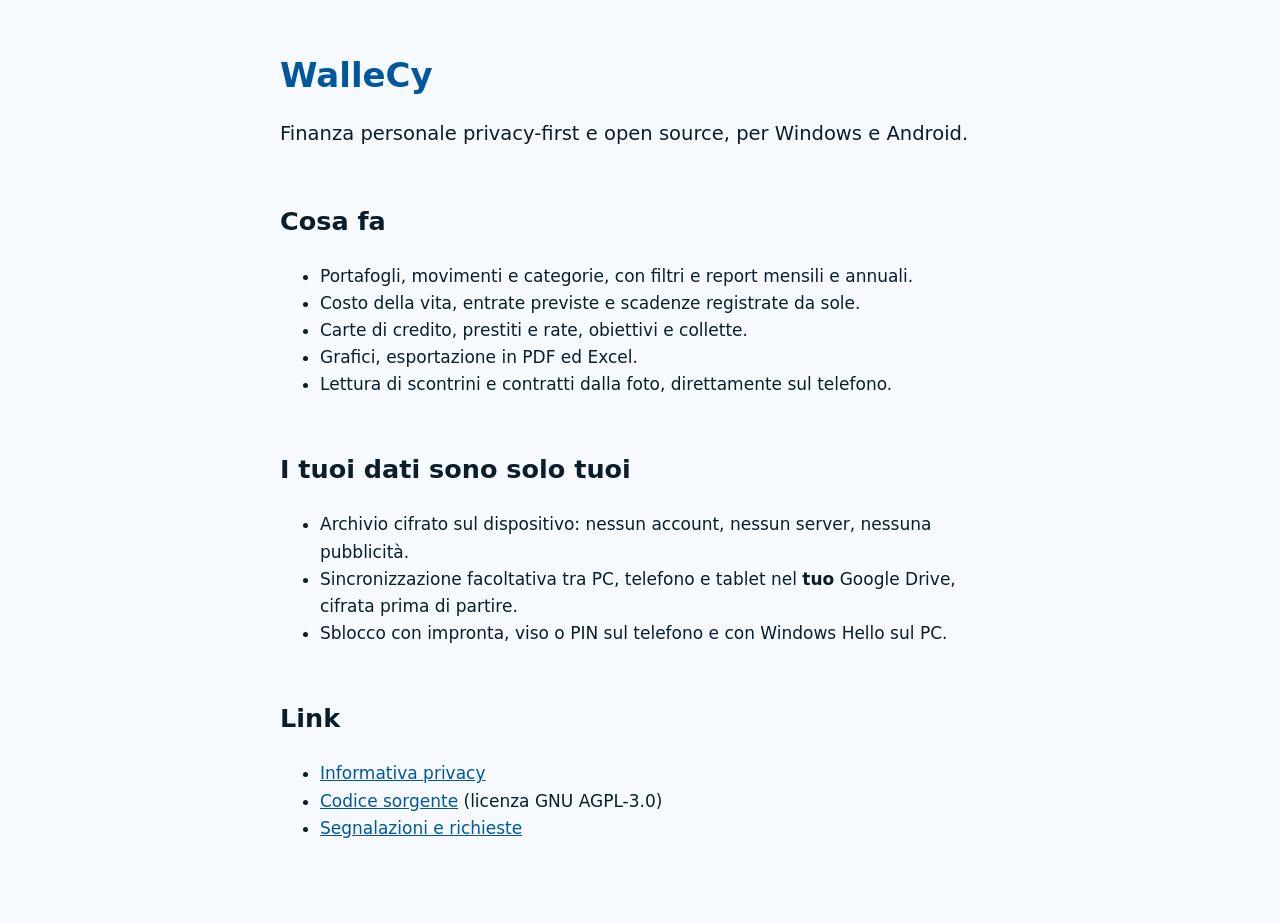
<file: sito/index.html>
<!doctype html>
<html lang="it">
<head>
  <meta charset="utf-8">
  <meta name="viewport" content="width=device-width, initial-scale=1">
  <title>WalleCy</title>
  <meta name="description" content="App open source di finanza personale, privacy-first: i tuoi dati cifrati, solo tuoi.">
  <link rel="stylesheet" href="stile.css">
</head>
<body>
  <main>
    <h1>WalleCy</h1>
    <p class="sottotitolo">Finanza personale privacy-first e open source, per Windows e Android.</p>

    <h2>Cosa fa</h2>
    <ul>
      <li>Portafogli, movimenti e categorie, con filtri e report mensili e annuali.</li>
      <li>Costo della vita, entrate previste e scadenze registrate da sole.</li>
      <li>Carte di credito, prestiti e rate, obiettivi e collette.</li>
      <li>Grafici, esportazione in PDF ed Excel.</li>
      <li>Lettura di scontrini e contratti dalla foto, direttamente sul telefono.</li>
    </ul>

    <h2>I tuoi dati sono solo tuoi</h2>
    <ul>
      <li>Archivio cifrato sul dispositivo: nessun account, nessun server, nessuna pubblicità.</li>
      <li>Sincronizzazione facoltativa tra PC, telefono e tablet nel <strong>tuo</strong> Google Drive, cifrata prima di partire.</li>
      <li>Sblocco con impronta, viso o PIN sul telefono e con Windows Hello sul PC.</li>
    </ul>

    <h2>Link</h2>
    <ul>
      <li><a href="privacy.html">Informativa privacy</a></li>
      <li><a href="https://github.com/akito996/WalleCy">Codice sorgente</a> (licenza GNU AGPL-3.0)</li>
      <li><a href="https://github.com/akito996/WalleCy/issues">Segnalazioni e richieste</a></li>
    </ul>
  </main>
</body>
</html>
</file>
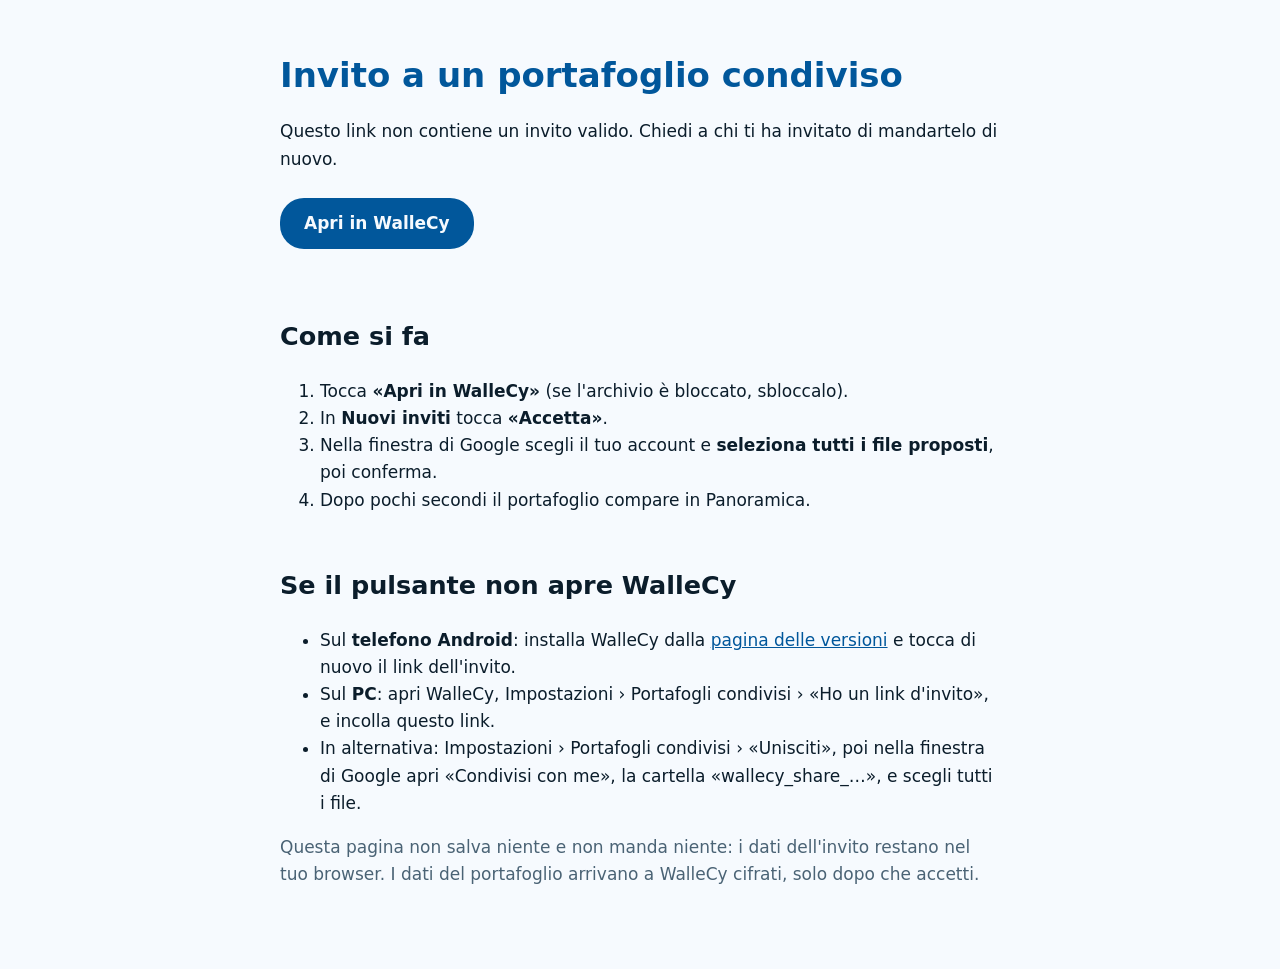
<file: sito/invito.html>
<!doctype html>
<html lang="it">
<head>
  <meta charset="utf-8">
  <meta name="viewport" content="width=device-width, initial-scale=1">
  <meta name="referrer" content="no-referrer">
  <title>Invito a WalleCy</title>
  <meta name="description" content="Invito a un portafoglio condiviso di WalleCy.">
  <link rel="stylesheet" href="stile.css">
  <style>
    .pulsante {
      display: inline-block;
      margin: 8px 0 16px;
      padding: 12px 24px;
      border-radius: 24px;
      background: var(--accento);
      color: var(--sfondo);
      font-weight: 600;
      text-decoration: none;
    }
    .scheda {
      padding: 16px;
      border-radius: 12px;
      border: 1px solid var(--tenue);
    }
  </style>
</head>
<body>
  <main>
    <h1>Invito a un portafoglio condiviso</h1>
    <div id="invito" class="scheda" hidden>
      <p><strong id="portafoglio"></strong></p>
      <p id="da"></p>
      <p id="scadenza"></p>
    </div>
    <p id="nessuno" hidden>
      Questo link non contiene un invito valido. Chiedi a chi ti ha invitato
      di mandartelo di nuovo.
    </p>

    <p><a id="apri" class="pulsante" href="#" hidden>Apri in WalleCy</a></p>

    <h2>Come si fa</h2>
    <ol>
      <li>Tocca <strong>«Apri in WalleCy»</strong> (se l'archivio è bloccato,
        sbloccalo).</li>
      <li>In <strong>Nuovi inviti</strong> tocca <strong>«Accetta»</strong>.</li>
      <li>Nella finestra di Google scegli il tuo account e
        <strong>seleziona tutti i file proposti</strong>, poi conferma.</li>
      <li>Dopo pochi secondi il portafoglio compare in Panoramica.</li>
    </ol>

    <h2>Se il pulsante non apre WalleCy</h2>
    <ul>
      <li>Sul <strong>telefono Android</strong>: installa WalleCy dalla
        <a href="https://github.com/akito996/WalleCy/releases">pagina delle versioni</a>
        e tocca di nuovo il link dell'invito.</li>
      <li>Sul <strong>PC</strong>: apri WalleCy, Impostazioni ›
        Portafogli condivisi › «Ho un link d'invito», e incolla questo link.</li>
      <li>In alternativa: Impostazioni › Portafogli condivisi › «Unisciti», poi
        nella finestra di Google apri «Condivisi con me», la cartella
        «wallecy_share_…», e scegli tutti i file.</li>
    </ul>

    <p class="nota">
      Questa pagina non salva niente e non manda niente: i dati dell'invito
      restano nel tuo browser. I dati del portafoglio arrivano a WalleCy
      cifrati, solo dopo che accetti.
    </p>
  </main>
  <script>
    // I dati sono dopo il "#": il browser non li manda mai al server.
    (function () {
      var p = new URLSearchParams(location.hash.slice(1));
      var valido = /^[A-Za-z0-9_-]{1,200}$/;
      if (!valido.test(p.get('c') || '') || !valido.test(p.get('r') || '')) {
        document.getElementById('nessuno').hidden = false;
        return;
      }
      document.getElementById('portafoglio').textContent =
        '«' + (p.get('p') || 'Portafoglio') + '»';
      if (p.get('da')) {
        document.getElementById('da').textContent = 'Ti invita ' + p.get('da') + '.';
      }
      var s = p.get('s') ? new Date(p.get('s')) : null;
      if (s && !isNaN(s)) {
        var ora = s.toLocaleTimeString('it-IT', { hour: '2-digit', minute: '2-digit' });
        document.getElementById('scadenza').textContent =
          s < new Date()
            ? 'Questo invito è scaduto: chiedi di essere invitato di nuovo.'
            : 'Hai tempo fino alle ' + ora + '.';
      }
      document.getElementById('invito').hidden = false;
      var apri = document.getElementById('apri');
      apri.href = 'wallecy://invito?' + location.hash.slice(1);
      apri.hidden = false;
    })();
  </script>
</body>
</html>
</file>
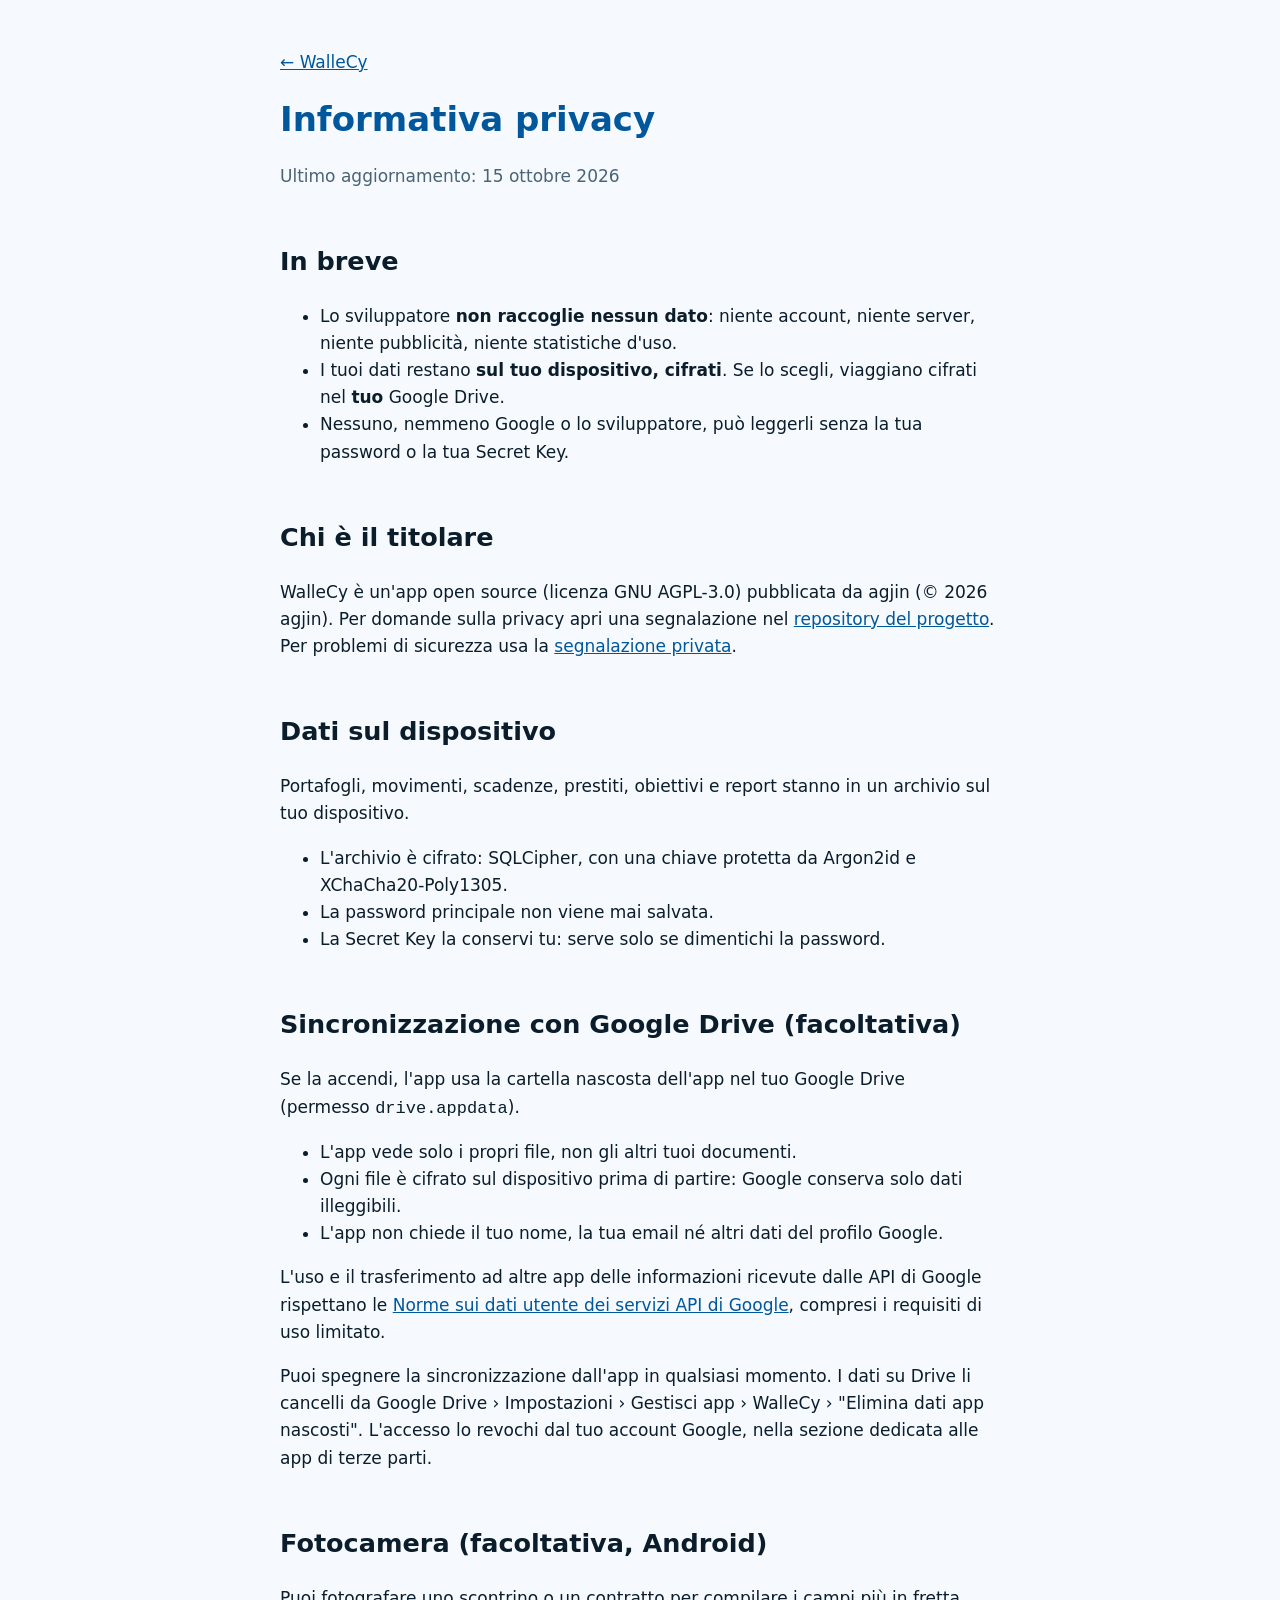
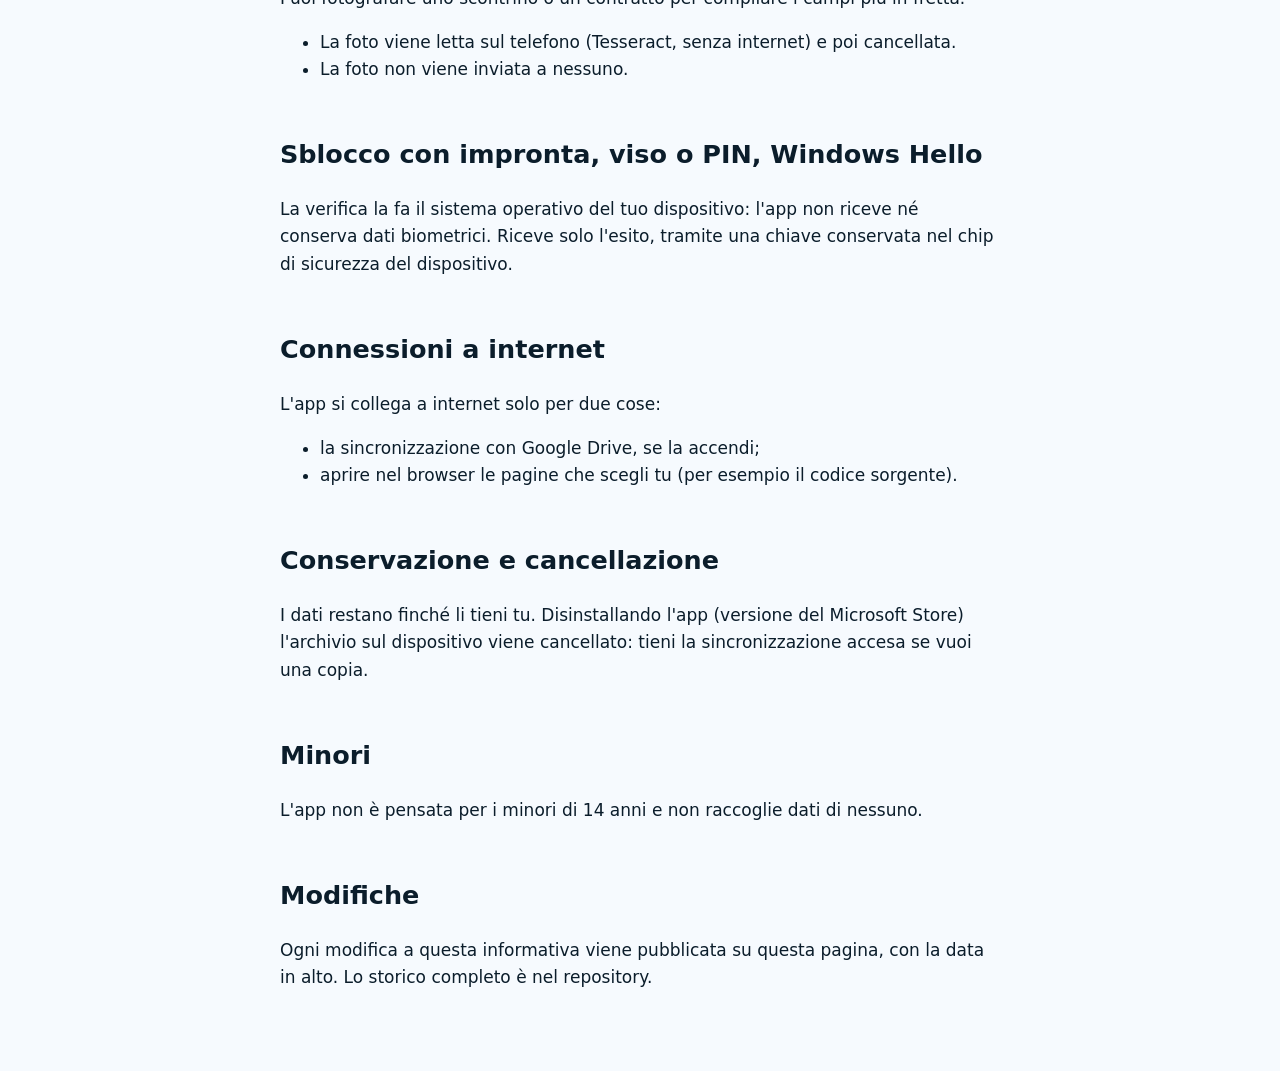
<file: sito/privacy.html>
<!doctype html>
<html lang="it">
<head>
  <meta charset="utf-8">
  <meta name="viewport" content="width=device-width, initial-scale=1">
  <title>Informativa privacy – WalleCy</title>
  <link rel="stylesheet" href="stile.css">
</head>
<body>
  <main>
    <p><a href="index.html">← WalleCy</a></p>
    <h1>Informativa privacy</h1>
    <p class="nota">Ultimo aggiornamento: 15 ottobre 2026</p>

    <h2>In breve</h2>
    <ul>
      <li>Lo sviluppatore <strong>non raccoglie nessun dato</strong>: niente account, niente server, niente pubblicità, niente statistiche d'uso.</li>
      <li>I tuoi dati restano <strong>sul tuo dispositivo, cifrati</strong>. Se lo scegli, viaggiano cifrati nel <strong>tuo</strong> Google Drive.</li>
      <li>Nessuno, nemmeno Google o lo sviluppatore, può leggerli senza la tua password o la tua Secret Key.</li>
    </ul>

    <h2>Chi è il titolare</h2>
    <p>WalleCy è un'app open source (licenza GNU AGPL-3.0) pubblicata da agjin (© 2026 agjin). Per domande sulla privacy apri una segnalazione nel <a href="https://github.com/akito996/WalleCy/issues">repository del progetto</a>. Per problemi di sicurezza usa la <a href="https://github.com/akito996/WalleCy/security">segnalazione privata</a>.</p>

    <h2>Dati sul dispositivo</h2>
    <p>Portafogli, movimenti, scadenze, prestiti, obiettivi e report stanno in un archivio sul tuo dispositivo.</p>
    <ul>
      <li>L'archivio è cifrato: SQLCipher, con una chiave protetta da Argon2id e XChaCha20-Poly1305.</li>
      <li>La password principale non viene mai salvata.</li>
      <li>La Secret Key la conservi tu: serve solo se dimentichi la password.</li>
    </ul>

    <h2>Sincronizzazione con Google Drive (facoltativa)</h2>
    <p>Se la accendi, l'app usa la cartella nascosta dell'app nel tuo Google Drive (permesso <code>drive.appdata</code>).</p>
    <ul>
      <li>L'app vede solo i propri file, non gli altri tuoi documenti.</li>
      <li>Ogni file è cifrato sul dispositivo prima di partire: Google conserva solo dati illeggibili.</li>
      <li>L'app non chiede il tuo nome, la tua email né altri dati del profilo Google.</li>
    </ul>
    <p>L'uso e il trasferimento ad altre app delle informazioni ricevute dalle API di Google rispettano le <a href="https://developers.google.com/terms/api-services-user-data-policy">Norme sui dati utente dei servizi API di Google</a>, compresi i requisiti di uso limitato.</p>
    <p>Puoi spegnere la sincronizzazione dall'app in qualsiasi momento. I dati su Drive li cancelli da Google Drive › Impostazioni › Gestisci app › WalleCy › "Elimina dati app nascosti". L'accesso lo revochi dal tuo account Google, nella sezione dedicata alle app di terze parti.</p>

    <h2>Fotocamera (facoltativa, Android)</h2>
    <p>Puoi fotografare uno scontrino o un contratto per compilare i campi più in fretta.</p>
    <ul>
      <li>La foto viene letta sul telefono (Tesseract, senza internet) e poi cancellata.</li>
      <li>La foto non viene inviata a nessuno.</li>
    </ul>

    <h2>Sblocco con impronta, viso o PIN, Windows Hello</h2>
    <p>La verifica la fa il sistema operativo del tuo dispositivo: l'app non riceve né conserva dati biometrici. Riceve solo l'esito, tramite una chiave conservata nel chip di sicurezza del dispositivo.</p>

    <h2>Connessioni a internet</h2>
    <p>L'app si collega a internet solo per due cose:</p>
    <ul>
      <li>la sincronizzazione con Google Drive, se la accendi;</li>
      <li>aprire nel browser le pagine che scegli tu (per esempio il codice sorgente).</li>
    </ul>

    <h2>Conservazione e cancellazione</h2>
    <p>I dati restano finché li tieni tu. Disinstallando l'app (versione del Microsoft Store) l'archivio sul dispositivo viene cancellato: tieni la sincronizzazione accesa se vuoi una copia.</p>

    <h2>Minori</h2>
    <p>L'app non è pensata per i minori di 14 anni e non raccoglie dati di nessuno.</p>

    <h2>Modifiche</h2>
    <p>Ogni modifica a questa informativa viene pubblicata su questa pagina, con la data in alto. Lo storico completo è nel repository.</p>
  </main>
</body>
</html>
</file>
<file: sito/stile.css>
:root {
  --sfondo: #f6fafe;
  --testo: #0b1d2b;
  --tenue: #4a6375;
  --accento: #01579b;
  color-scheme: light dark;
}

@media (prefers-color-scheme: dark) {
  :root {
    --sfondo: #0e1a24;
    --testo: #e3eef7;
    --tenue: #a9c0d2;
    --accento: #54c5f8;
  }
}

body {
  margin: 0;
  background: var(--sfondo);
  color: var(--testo);
  font: 17px/1.6 system-ui, -apple-system, "Segoe UI", Roboto, sans-serif;
}

main {
  max-width: 720px;
  margin: 0 auto;
  padding: 32px 16px 64px;
}

h1 {
  color: var(--accento);
  line-height: 1.2;
}

h2 {
  margin-top: 2em;
}

a {
  color: var(--accento);
}

.sottotitolo {
  font-size: 1.15em;
}

.nota {
  color: var(--tenue);
}

code {
  overflow-wrap: anywhere;
}
</file>
